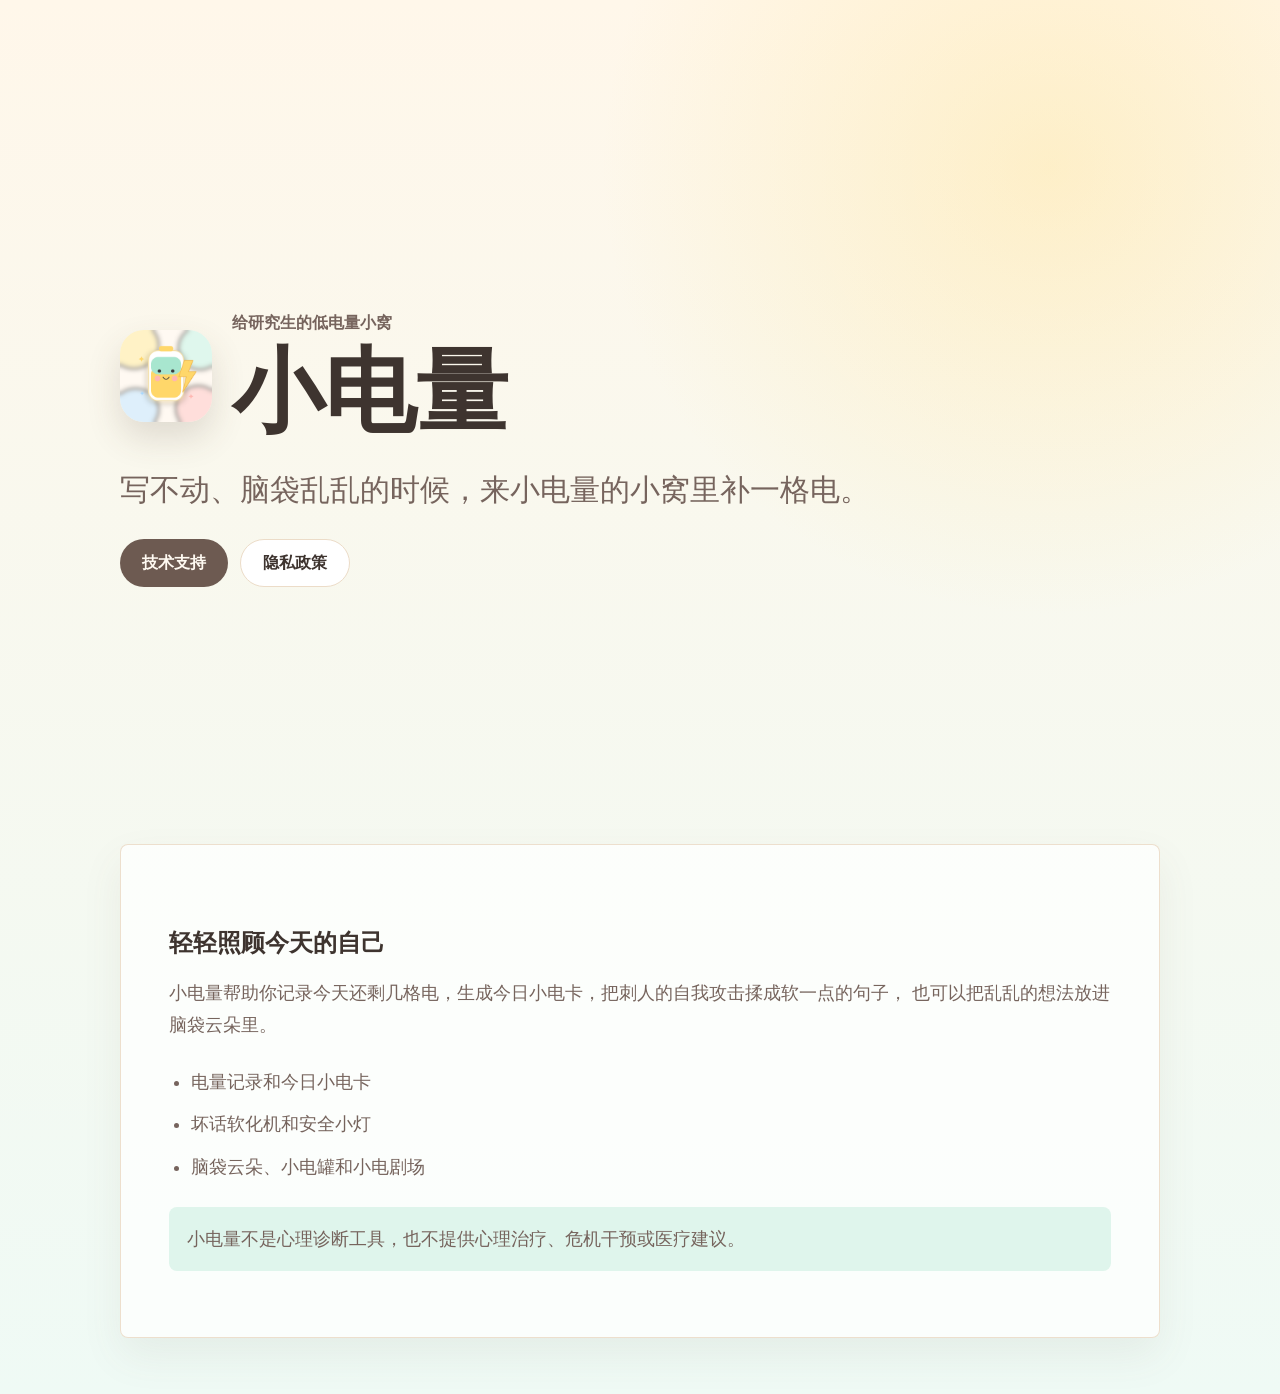
<file: index.html>
<!doctype html>
<html lang="zh-Hans">
  <head>
    <meta charset="utf-8">
    <meta name="viewport" content="width=device-width, initial-scale=1">
    <title>小电量</title>
    <meta name="description" content="小电量是一款给研究生的软萌低电量陪伴 App。">
    <link rel="stylesheet" href="styles.css">
  </head>
  <body>
    <main class="page">
      <section class="hero">
        <div class="brand">
          <img src="assets/app-icon.png" alt="小电量 App 图标">
          <div>
            <p class="eyebrow">给研究生的低电量小窝</p>
            <h1>小电量</h1>
          </div>
        </div>
        <p class="lead">写不动、脑袋乱乱的时候，来小电量的小窝里补一格电。</p>
        <div class="actions">
          <a href="support.html">技术支持</a>
          <a href="privacy.html">隐私政策</a>
        </div>
      </section>

      <section class="content">
        <h2>轻轻照顾今天的自己</h2>
        <p>
          小电量帮助你记录今天还剩几格电，生成今日小电卡，把刺人的自我攻击揉成软一点的句子，
          也可以把乱乱的想法放进脑袋云朵里。
        </p>
        <ul class="features">
          <li>电量记录和今日小电卡</li>
          <li>坏话软化机和安全小灯</li>
          <li>脑袋云朵、小电罐和小电剧场</li>
        </ul>
        <p class="note">
          小电量不是心理诊断工具，也不提供心理治疗、危机干预或医疗建议。
        </p>
      </section>
    </main>
  </body>
</html>
</file>
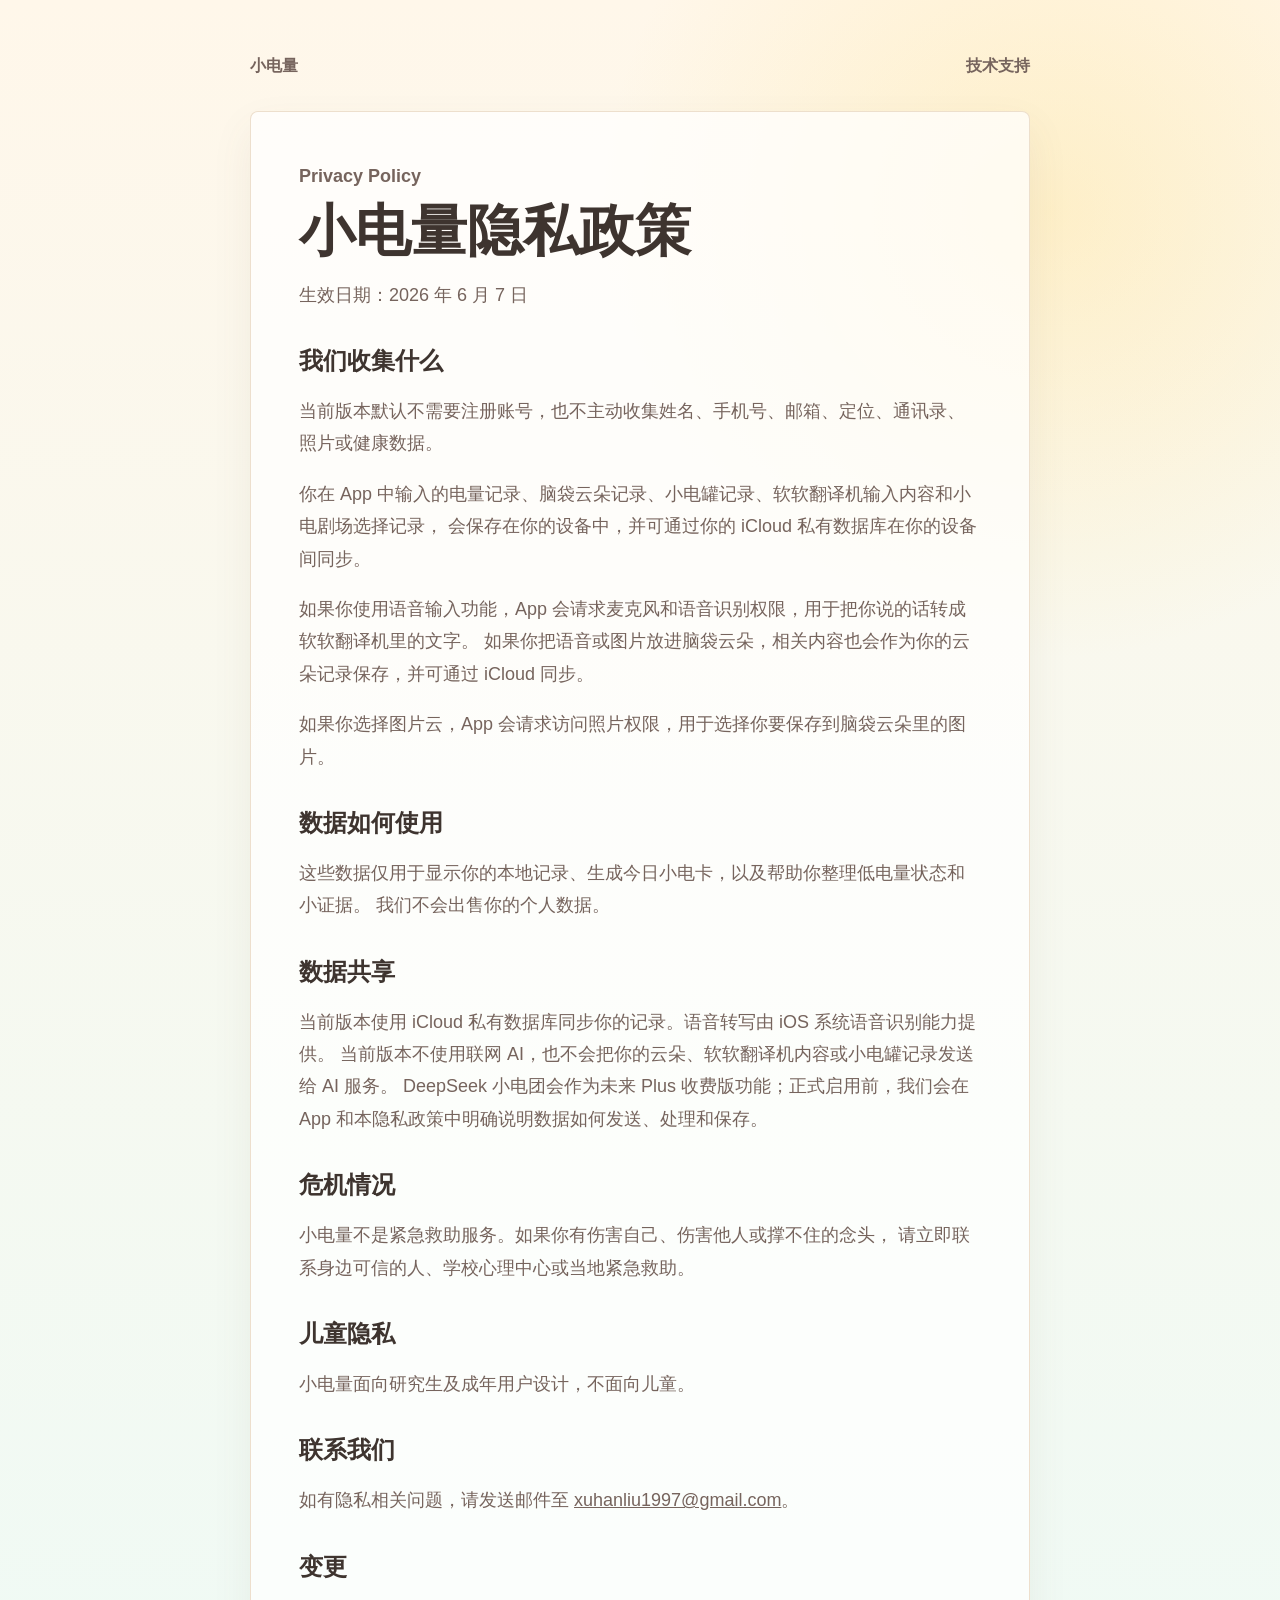
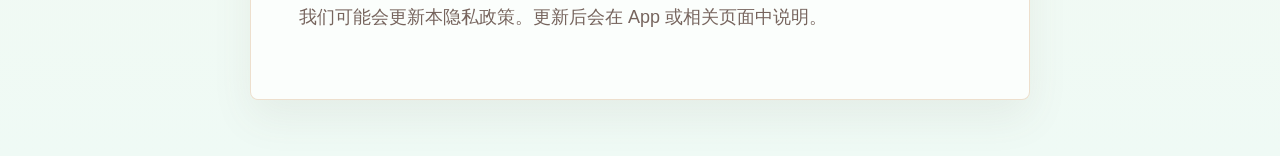
<file: privacy.html>
<!doctype html>
<html lang="zh-Hans">
  <head>
    <meta charset="utf-8">
    <meta name="viewport" content="width=device-width, initial-scale=1">
    <title>小电量隐私政策</title>
    <meta name="description" content="小电量 App 隐私政策。">
    <link rel="stylesheet" href="styles.css">
  </head>
  <body>
    <main class="page narrow">
      <nav class="topnav">
        <a href="index.html">小电量</a>
        <a href="support.html">技术支持</a>
      </nav>

      <article class="content">
        <p class="eyebrow">Privacy Policy</p>
        <h1>小电量隐私政策</h1>
        <p class="muted">生效日期：2026 年 6 月 7 日</p>

        <h2>我们收集什么</h2>
        <p>
          当前版本默认不需要注册账号，也不主动收集姓名、手机号、邮箱、定位、通讯录、照片或健康数据。
        </p>
        <p>
          你在 App 中输入的电量记录、脑袋云朵记录、小电罐记录、软软翻译机输入内容和小电剧场选择记录，
          会保存在你的设备中，并可通过你的 iCloud 私有数据库在你的设备间同步。
        </p>
        <p>
          如果你使用语音输入功能，App 会请求麦克风和语音识别权限，用于把你说的话转成软软翻译机里的文字。
          如果你把语音或图片放进脑袋云朵，相关内容也会作为你的云朵记录保存，并可通过 iCloud 同步。
        </p>
        <p>
          如果你选择图片云，App 会请求访问照片权限，用于选择你要保存到脑袋云朵里的图片。
        </p>

        <h2>数据如何使用</h2>
        <p>
          这些数据仅用于显示你的本地记录、生成今日小电卡，以及帮助你整理低电量状态和小证据。
          我们不会出售你的个人数据。
        </p>

        <h2>数据共享</h2>
        <p>
          当前版本使用 iCloud 私有数据库同步你的记录。语音转写由 iOS 系统语音识别能力提供。
          当前版本不使用联网 AI，也不会把你的云朵、软软翻译机内容或小电罐记录发送给 AI 服务。
          DeepSeek 小电团会作为未来 Plus 收费版功能；正式启用前，我们会在 App 和本隐私政策中明确说明数据如何发送、处理和保存。
        </p>

        <h2>危机情况</h2>
        <p>
          小电量不是紧急救助服务。如果你有伤害自己、伤害他人或撑不住的念头，
          请立即联系身边可信的人、学校心理中心或当地紧急救助。
        </p>

        <h2>儿童隐私</h2>
        <p>小电量面向研究生及成年用户设计，不面向儿童。</p>

        <h2>联系我们</h2>
        <p>
          如有隐私相关问题，请发送邮件至
          <a href="mailto:xuhanliu1997@gmail.com">xuhanliu1997@gmail.com</a>。
        </p>

        <h2>变更</h2>
        <p>我们可能会更新本隐私政策。更新后会在 App 或相关页面中说明。</p>
      </article>
    </main>
  </body>
</html>
</file>
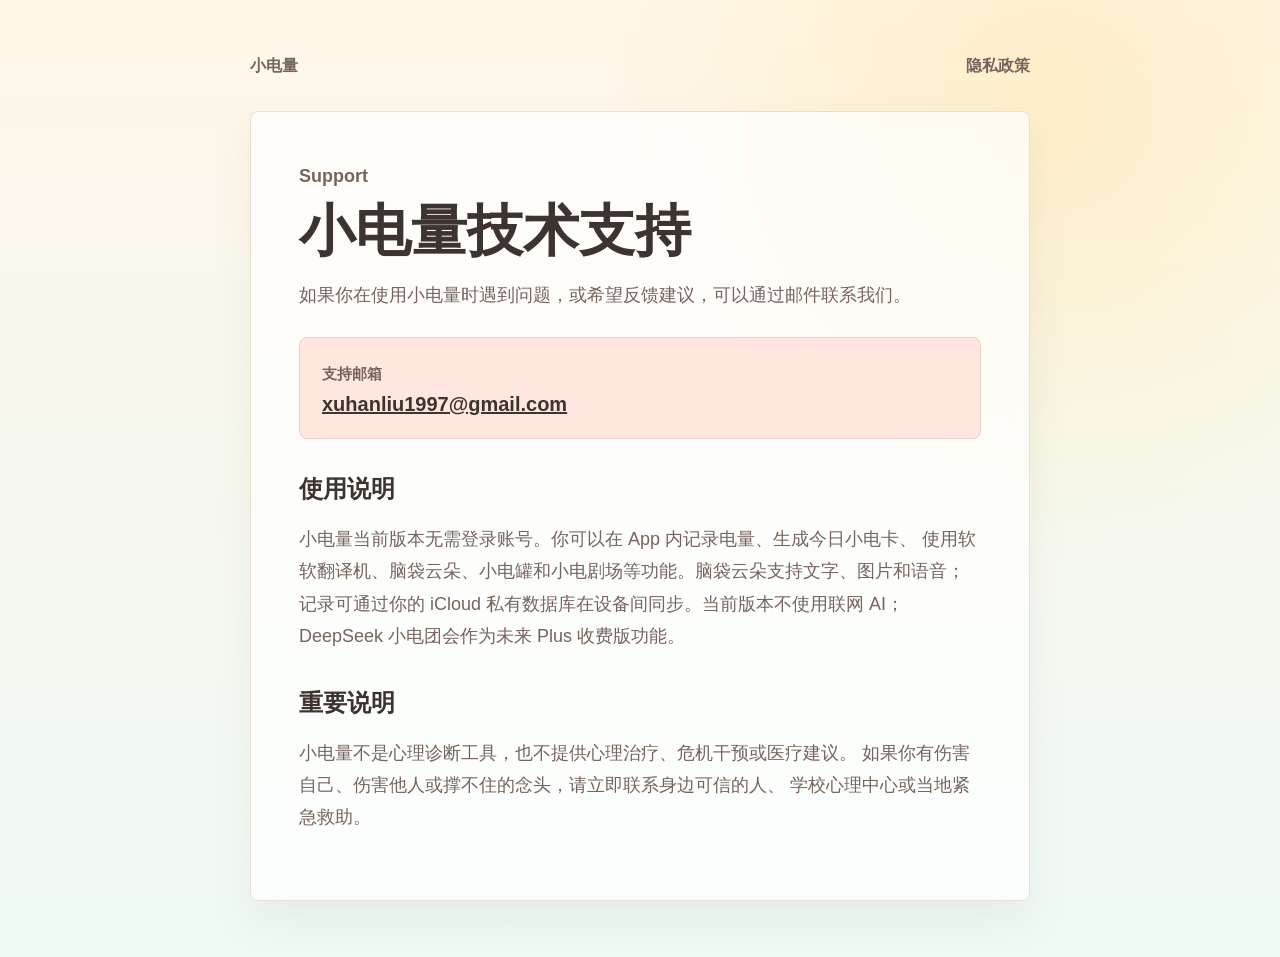
<file: support.html>
<!doctype html>
<html lang="zh-Hans">
  <head>
    <meta charset="utf-8">
    <meta name="viewport" content="width=device-width, initial-scale=1">
    <title>小电量技术支持</title>
    <meta name="description" content="小电量 App 技术支持页面。">
    <link rel="stylesheet" href="styles.css">
  </head>
  <body>
    <main class="page narrow">
      <nav class="topnav">
        <a href="index.html">小电量</a>
        <a href="privacy.html">隐私政策</a>
      </nav>

      <article class="content">
        <p class="eyebrow">Support</p>
        <h1>小电量技术支持</h1>
        <p>
          如果你在使用小电量时遇到问题，或希望反馈建议，可以通过邮件联系我们。
        </p>

        <div class="support-box">
          <p>支持邮箱</p>
          <a href="mailto:xuhanliu1997@gmail.com">xuhanliu1997@gmail.com</a>
        </div>

        <h2>使用说明</h2>
        <p>
          小电量当前版本无需登录账号。你可以在 App 内记录电量、生成今日小电卡、
          使用软软翻译机、脑袋云朵、小电罐和小电剧场等功能。脑袋云朵支持文字、图片和语音；
          记录可通过你的 iCloud 私有数据库在设备间同步。当前版本不使用联网 AI；DeepSeek 小电团会作为未来 Plus 收费版功能。
        </p>

        <h2>重要说明</h2>
        <p>
          小电量不是心理诊断工具，也不提供心理治疗、危机干预或医疗建议。
          如果你有伤害自己、伤害他人或撑不住的念头，请立即联系身边可信的人、
          学校心理中心或当地紧急救助。
        </p>
      </article>
    </main>
  </body>
</html>
</file>
<file: styles.css>
:root {
  color-scheme: light;
  --ink: #3e342f;
  --soft-ink: #76645d;
  --paper: #fffaf2;
  --card: #ffffff;
  --line: #ecdcc8;
  --mint: #dff5ec;
  --peach: #ffe7df;
  --honey: #ffe08a;
  --button: #6d5a51;
}

* {
  box-sizing: border-box;
}

body {
  margin: 0;
  min-height: 100vh;
  font-family: -apple-system, BlinkMacSystemFont, "Hiragino Sans GB", "PingFang SC", "Microsoft YaHei", sans-serif;
  background:
    radial-gradient(circle at 82% 12%, rgba(255, 224, 138, 0.36), transparent 28rem),
    linear-gradient(180deg, #fff7ea 0%, #effaf5 100%);
  color: var(--ink);
}

a {
  color: inherit;
}

.page {
  width: min(1040px, calc(100% - 32px));
  margin: 0 auto;
  padding: 56px 0;
}

.narrow {
  width: min(780px, calc(100% - 32px));
}

.hero {
  min-height: calc(100vh - 112px);
  display: flex;
  flex-direction: column;
  justify-content: center;
  gap: 28px;
}

.brand {
  display: flex;
  align-items: center;
  gap: 20px;
}

.brand img {
  width: 92px;
  height: 92px;
  border-radius: 24px;
  box-shadow: 0 16px 34px rgba(90, 70, 55, 0.16);
}

.eyebrow {
  margin: 0 0 10px;
  color: var(--soft-ink);
  font-weight: 700;
  letter-spacing: 0;
}

h1 {
  margin: 0;
  font-size: clamp(44px, 8vw, 92px);
  line-height: 1.04;
  letter-spacing: 0;
}

.lead {
  max-width: 760px;
  margin: 0;
  font-size: 30px;
  line-height: 1.45;
  color: var(--soft-ink);
}

.actions {
  display: flex;
  flex-wrap: wrap;
  gap: 12px;
}

.actions a,
.topnav a {
  text-decoration: none;
  font-weight: 800;
}

.actions a {
  display: inline-flex;
  min-height: 48px;
  align-items: center;
  border-radius: 24px;
  padding: 0 22px;
  background: var(--button);
  color: #fffaf2;
}

.actions a + a {
  background: #fff;
  color: var(--ink);
  border: 1px solid var(--line);
}

.topnav {
  display: flex;
  justify-content: space-between;
  gap: 16px;
  margin-bottom: 34px;
  color: var(--soft-ink);
}

.content {
  background: rgba(255, 255, 255, 0.72);
  border: 1px solid rgba(236, 220, 200, 0.9);
  border-radius: 8px;
  padding: clamp(24px, 5vw, 48px);
  box-shadow: 0 18px 42px rgba(103, 84, 76, 0.08);
}

.content h1 {
  font-size: clamp(34px, 6vw, 56px);
}

.content h2 {
  margin: 34px 0 12px;
  font-size: 24px;
  letter-spacing: 0;
}

.content p,
.features {
  font-size: 18px;
  line-height: 1.8;
  color: var(--soft-ink);
}

.features {
  display: grid;
  gap: 10px;
  margin: 24px 0;
  padding-left: 22px;
}

.note {
  padding: 16px 18px;
  border-radius: 8px;
  background: var(--mint);
}

.muted {
  color: #9a887f;
}

.support-box {
  margin: 26px 0;
  padding: 22px;
  border-radius: 8px;
  background: var(--peach);
  border: 1px solid #f0cfc4;
}

.support-box p {
  margin: 0 0 6px;
  font-size: 15px;
  font-weight: 800;
}

.support-box a {
  font-size: 20px;
  font-weight: 800;
}

@media (max-width: 640px) {
  .page {
    padding: 32px 0;
  }

  .hero {
    min-height: calc(100vh - 64px);
  }

  .brand {
    align-items: flex-start;
  }

  .brand img {
    width: 72px;
    height: 72px;
    border-radius: 20px;
  }

  .lead {
    font-size: 23px;
  }
}
</file>
